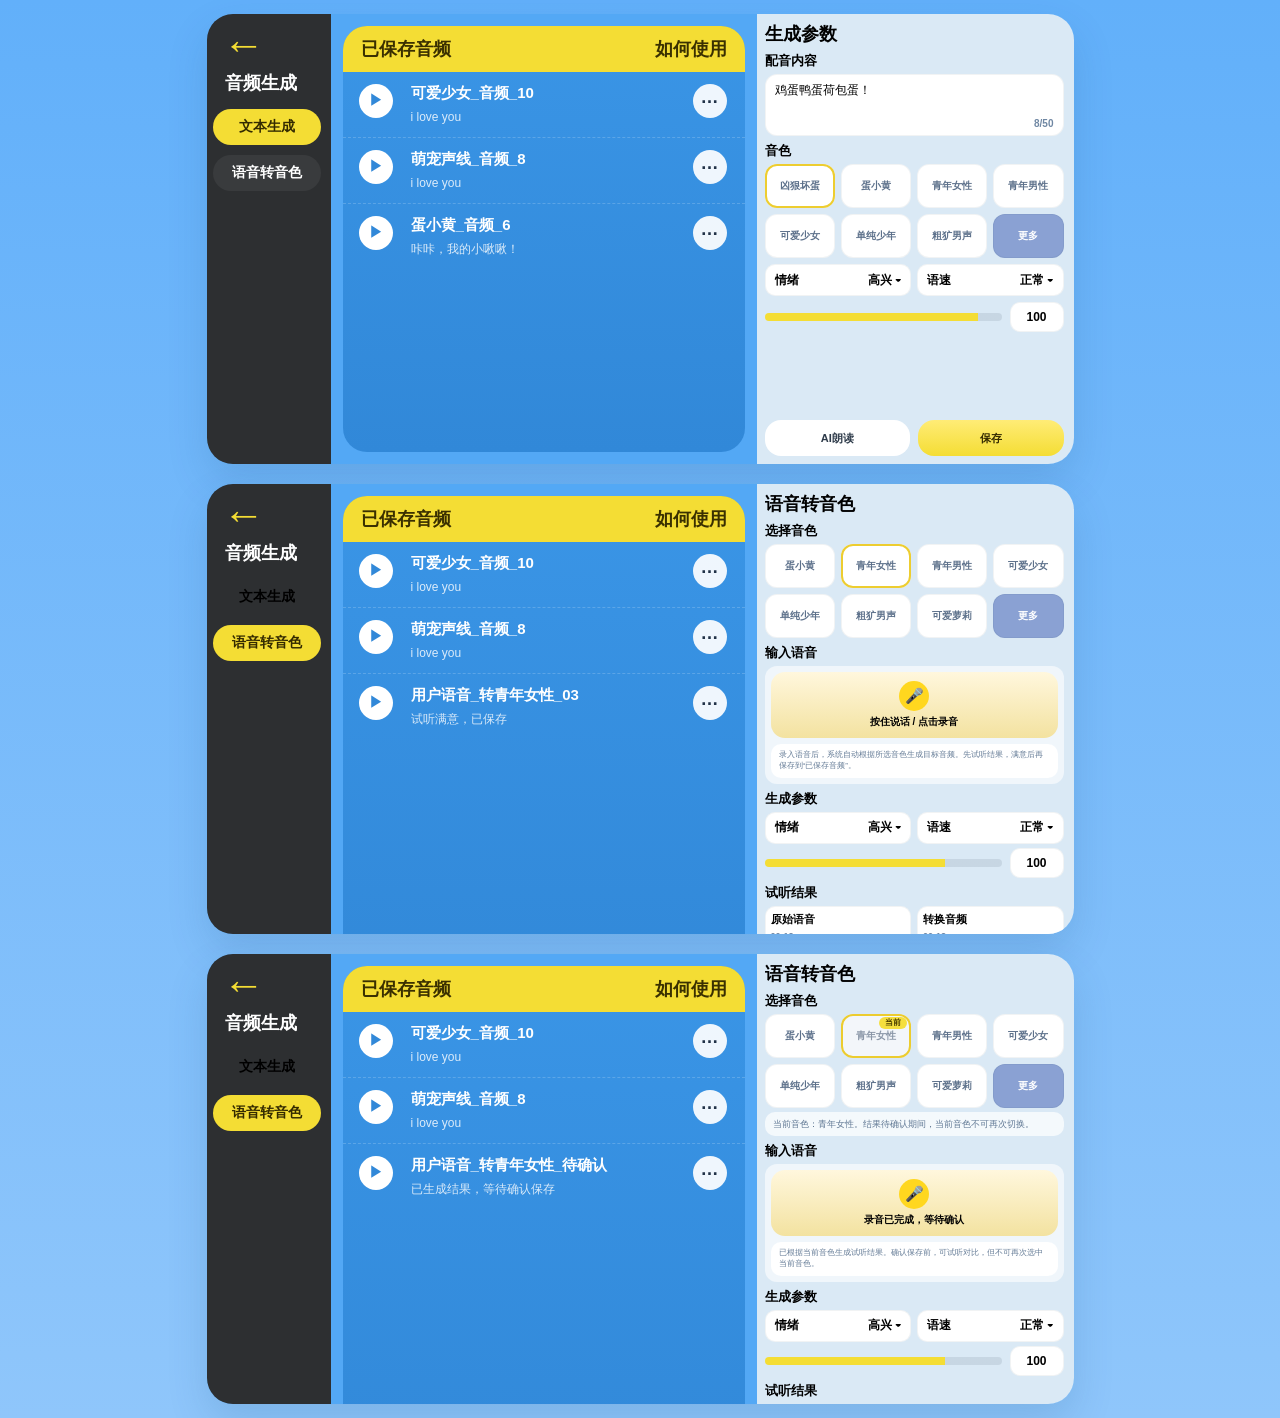
<file: index.html>
﻿<!DOCTYPE html>
<html lang="zh-CN">
  <head>
    <meta charset="UTF-8" />
    <meta name="viewport" content="width=device-width, initial-scale=1.0" />
    <title>AI音频生成页面修正版</title>
        <style>
      :root {
        --bg: #53a8f5;
        --sidebar: #2d2f31;
        --yellow: #f4dd34;
        --panel: #d9e6f1;
        --white: #fff;
        --blue: #3a95e6;
        --blue-dark: #3188d8;
        --tab-blue: #8aa1d3;
        --muted: #6f87a3;
        --shadow: 0 18px 40px rgba(22, 79, 129, 0.16);
      }

      * { box-sizing: border-box; }
      body {
        margin: 0;
        min-height: 100vh;
        font-family: "Microsoft YaHei", "PingFang SC", sans-serif;
        background: linear-gradient(180deg, #62b0fa, #8fc6fb);
      }
      .canvas {
        width: min(1800px, calc(100vw - 24px));
        margin: 14px auto;
        display: flex;
        gap: 20px;
        justify-content: center;
        flex-wrap: wrap;
      }
      .frame {
        width: 867px;
        border-radius: 26px;
        overflow: hidden;
        box-shadow: var(--shadow);
        background: rgba(255,255,255,0.1);
      }
      .screen {
        height: 450px;
        display: grid;
        grid-template-columns: 124px 426px 317px;
        background: var(--bg);
      }
      .sidebar {
        position: relative;
        background: var(--sidebar);
      }
      .arrow {
        padding: 10px 0 0 16px;
        font-size: 42px;
        font-weight: 900;
        color: var(--yellow);
        line-height: 1;
      }
      .title {
        padding: 8px 0 0 18px;
        color: white;
        font-size: 18px;
        font-weight: 900;
        line-height: 1.05;
      }
      .nav-tab {
        width: 108px;
        height: 36px;
        margin-top: 16px;
        margin-left: 6px;
        border-radius: 18px;
        display: flex;
        align-items: center;
        justify-content: center;
        font-size: 14px;
        font-weight: 900;
      }
      .nav-tab.active {
        background: var(--yellow);
        color: #342b00;
      }
      .nav-subtab {
        width: 108px;
        height: 36px;
        margin-top: 10px;
        margin-left: 6px;
        border-radius: 18px;
        background: rgba(255,255,255,0.06);
        color: white;
        font-size: 14px;
        font-weight: 900;
        display: flex;
        align-items: center;
        justify-content: center;
        text-align: center;
        padding: 0 8px;
      }
      .nav-subtab.active {
        background: var(--yellow);
        color: #342b00;
      }
      .saved-col {
        padding: 12px;
      }
      .saved-box {
        height: 100%;
        overflow: hidden;
        border-radius: 24px;
        background: linear-gradient(180deg, var(--blue), var(--blue-dark));
      }
      .saved-head {
        height: 46px;
        padding: 0 18px;
        display: flex;
        align-items: center;
        justify-content: space-between;
        background: var(--yellow);
        color: #3a3000;
        font-size: 18px;
        font-weight: 900;
      }
      .audio-item {
        display: grid;
        grid-template-columns: 40px 1fr 36px;
        gap: 12px;
        padding: 12px 16px;
        color: white;
        border-bottom: 1px dashed rgba(255,255,255,0.18);
      }
      .audio-item:last-child { border-bottom: 0; }
      .play {
        width: 34px;
        height: 34px;
        border-radius: 50%;
        background: white;
        color: var(--blue-dark);
        display: grid;
        place-items: center;
        font-size: 14px;
        font-weight: 900;
      }
      .audio-item strong {
        display: block;
        margin-bottom: 4px;
        font-size: 15px;
      }
      .audio-item span {
        font-size: 12px;
        color: rgba(255,255,255,0.82);
      }
      .dots {
        width: 34px;
        height: 34px;
        border-radius: 50%;
        background: rgba(255,255,255,0.92);
        color: #213247;
        display: grid;
        place-items: center;
        font-size: 0;
        position: relative;
      }
      .dots::before {
        content: "…";
        font-size: 18px;
        font-weight: 900;
        line-height: 1;
      }
      .param-col {
        padding: 8px 10px 8px 8px;
        background: rgba(230,239,246,0.92);
        display: flex;
        flex-direction: column;
      }
      .param-title {
        margin: 0 0 6px;
        font-size: 18px;
        font-weight: 900;
      }
      .section { margin-bottom: 6px; }
      .label {
        margin-bottom: 4px;
        font-size: 13px;
        font-weight: 900;
      }
      .textbox,
      .voice-chip,
      .select,
      .valuebox,
      .preview-card {
        background: var(--white);
        box-shadow: inset 0 0 0 1px rgba(31,48,68,0.06);
      }
      .textbox {
        min-height: 62px;
        padding: 8px 10px;
        border-radius: 12px;
        position: relative;
        font-size: 12px;
      }
      .counter {
        position: absolute;
        right: 10px;
        bottom: 7px;
        font-size: 10px;
        color: var(--muted);
        font-weight: 700;
      }
      .voice-grid {
        display: grid;
        grid-template-columns: repeat(4, 1fr);
        gap: 6px;
      }
      .voice-chip {
        height: 44px;
        border-radius: 12px;
        display: flex;
        align-items: center;
        justify-content: center;
        text-align: center;
        padding: 0 5px;
        color: #5d718b;
        font-size: 10px;
        font-weight: 900;
      }
      .voice-chip.active {
        box-shadow: inset 0 0 0 2px rgba(236, 200, 26, 0.9);
      }
      .voice-chip.current {
        position: relative;
        color: #8b97a8;
        background: #f3f6fa;
        box-shadow: inset 0 0 0 2px rgba(236, 200, 26, 0.9);
        cursor: not-allowed;
      }
      .voice-chip.current::after {
        content: "当前";
        position: absolute;
        top: 3px;
        right: 4px;
        min-width: 20px;
        height: 12px;
        padding: 0 4px;
        border-radius: 999px;
        background: rgba(244, 221, 52, 0.95);
        color: #4b3f00;
        font-size: 8px;
        line-height: 12px;
        text-align: center;
      }
      .voice-chip.more {
        background: var(--tab-blue);
        color: white;
      }
      .state-note {
        margin-top: 4px;
        padding: 6px 8px;
        border-radius: 10px;
        background: rgba(255,255,255,0.72);
        color: #607894;
        font-size: 9px;
        line-height: 1.35;
      }
      .row {
        display: grid;
        grid-template-columns: 1fr 1fr;
        gap: 6px;
        margin-bottom: 6px;
      }
      .row.compact {
        margin-bottom: 4px;
      }
      .select {
        height: 32px;
        padding: 0 10px;
        border-radius: 10px;
        display: flex;
        align-items: center;
        justify-content: space-between;
        font-size: 12px;
        font-weight: 900;
      }
      .range-row {
        display: grid;
        grid-template-columns: 1fr 54px;
        gap: 8px;
        align-items: center;
      }
      .bar {
        height: 8px;
        border-radius: 999px;
        background: linear-gradient(90deg, var(--yellow) 0 90%, rgba(31,48,68,0.1) 90% 100%);
      }
      .bar.mid {
        background: linear-gradient(90deg, var(--yellow) 0 76%, rgba(31,48,68,0.1) 76% 100%);
      }
      .valuebox {
        height: 30px;
        border-radius: 10px;
        display: grid;
        place-items: center;
        font-size: 12px;
        font-weight: 900;
      }
      .mic-box {
        padding: 6px;
        border-radius: 12px;
        background: rgba(255,255,255,0.6);
      }
      .mic-cta {
        height: 66px;
        border-radius: 14px;
        background: linear-gradient(180deg, #fff7dd, #f3e2a0);
        display: flex;
        flex-direction: column;
        align-items: center;
        justify-content: center;
        gap: 4px;
        font-size: 10px;
        font-weight: 900;
      }
      .mic {
        width: 30px;
        height: 30px;
        border-radius: 50%;
        background: #ffd71f;
        display: grid;
        place-items: center;
        font-size: 15px;
      }
      .flow {
        margin-top: 6px;
        border-radius: 10px;
        background: white;
        padding: 6px 8px;
        color: #647b96;
        font-size: 8px;
        line-height: 1.35;
      }
      .preview {
        display: grid;
        grid-template-columns: 1fr 1fr;
        gap: 6px;
      }
      .preview-card {
        padding: 6px;
        border-radius: 10px;
      }
      .preview-card strong {
        display: block;
        margin-bottom: 4px;
        font-size: 11px;
      }
      .time {
        font-size: 9px;
        color: var(--muted);
        font-weight: 700;
      }
      .wave {
        margin-top: 6px;
        height: 7px;
        border-radius: 999px;
        background: linear-gradient(90deg, var(--yellow) 0 72%, rgba(31,48,68,0.1) 72% 100%);
      }
      .btn-row {
        display: grid;
        grid-template-columns: 1fr 1fr;
        gap: 8px;
        margin-top: auto;
        padding-top: 8px;
      }
      .btn {
        height: 36px;
        border-radius: 16px;
        display: grid;
        place-items: center;
        font-size: 11px;
        font-weight: 900;
      }
      .btn.white { background: white; color: #2d3a49; }
      .btn.yellow { background: linear-gradient(180deg, #ffec76, var(--yellow)); color: #342a00; }
    </style>
  </head>
  <body>
    <main class="canvas">
      <section class="frame">
        <div class="screen">
          <aside class="sidebar">
            <div class="arrow">←</div>
            <div class="title">音频生成</div>
            <div class="nav-tab active">文本生成</div>
            <div class="nav-subtab">语音转音色</div>
          </aside>

          <section class="saved-col">
            <div class="saved-box">
              <div class="saved-head">
                <span>已保存音频</span>
                <span>如何使用</span>
              </div>
              <div class="audio-item">
                <div class="play">▶</div>
                <div>
                  <strong>可爱少女_音频_10</strong>
                  <span>i love you</span>
                </div>
                <div class="dots">···</div>
              </div>
              <div class="audio-item">
                <div class="play">▶</div>
                <div>
                  <strong>萌宠声线_音频_8</strong>
                  <span>i love you</span>
                </div>
                <div class="dots">···</div>
              </div>
              <div class="audio-item">
                <div class="play">▶</div>
                <div>
                  <strong>蛋小黄_音频_6</strong>
                  <span>咔咔，我的小啾啾！</span>
                </div>
                <div class="dots">···</div>
              </div>
            </div>
          </section>

          <section class="param-col">
            <div class="param-title">生成参数</div>
            <div class="section">
              <div class="label">配音内容</div>
              <div class="textbox">鸡蛋鸭蛋荷包蛋！<span class="counter">8/50</span></div>
            </div>
            <div class="section">
              <div class="label">音色</div>
              <div class="voice-grid">
                <div class="voice-chip active">凶狠坏蛋</div>
                <div class="voice-chip">蛋小黄</div>
                <div class="voice-chip">青年女性</div>
                <div class="voice-chip">青年男性</div>
                <div class="voice-chip">可爱少女</div>
                <div class="voice-chip">单纯少年</div>
                <div class="voice-chip">粗犷男声</div>
                <div class="voice-chip more">更多</div>
              </div>
            </div>
            <div class="section">
              <div class="row">
                <div class="select"><span>情绪</span><span>高兴 ▾</span></div>
                <div class="select"><span>语速</span><span>正常 ▾</span></div>
              </div>
              <div class="range-row">
                <div class="bar"></div>
                <div class="valuebox">100</div>
              </div>
            </div>
            <div class="btn-row">
              <div class="btn white">AI朗读</div>
              <div class="btn yellow">保存</div>
            </div>
          </section>
        </div>
      </section>

      <section class="frame">
        <div class="screen">
          <aside class="sidebar">
            <div class="arrow">←</div>
            <div class="title">音频生成</div>
            <div class="nav-tab">文本生成</div>
            <div class="nav-subtab active">语音转音色</div>
          </aside>

          <section class="saved-col">
            <div class="saved-box">
              <div class="saved-head">
                <span>已保存音频</span>
                <span>如何使用</span>
              </div>
              <div class="audio-item">
                <div class="play">▶</div>
                <div>
                  <strong>可爱少女_音频_10</strong>
                  <span>i love you</span>
                </div>
                <div class="dots">···</div>
              </div>
              <div class="audio-item">
                <div class="play">▶</div>
                <div>
                  <strong>萌宠声线_音频_8</strong>
                  <span>i love you</span>
                </div>
                <div class="dots">···</div>
              </div>
              <div class="audio-item">
                <div class="play">▶</div>
                <div>
                  <strong>用户语音_转青年女性_03</strong>
                  <span>试听满意，已保存</span>
                </div>
                <div class="dots">···</div>
              </div>
            </div>
          </section>

          <section class="param-col">
            <div class="param-title">语音转音色</div>
            <div class="section">
              <div class="label">选择音色</div>
              <div class="voice-grid">
                <div class="voice-chip">蛋小黄</div>
                <div class="voice-chip active">青年女性</div>
                <div class="voice-chip">青年男性</div>
                <div class="voice-chip">可爱少女</div>
                <div class="voice-chip">单纯少年</div>
                <div class="voice-chip">粗犷男声</div>
                <div class="voice-chip">可爱萝莉</div>
                <div class="voice-chip more">更多</div>
              </div>
            </div>
            <div class="section">
              <div class="label">输入语音</div>
              <div class="mic-box">
                <div class="mic-cta">
                  <div class="mic">🎤</div>
                  <div>按住说话 / 点击录音</div>
                </div>
                <div class="flow">录入语音后，系统自动根据所选音色生成目标音频。先试听结果，满意后再保存到“已保存音频”。</div>
              </div>
            </div>
            <div class="section">
              <div class="label">生成参数</div>
              <div class="row compact">
                <div class="select"><span>情绪</span><span>高兴 ▾</span></div>
                <div class="select"><span>语速</span><span>正常 ▾</span></div>
              </div>
              <div class="range-row">
                <div class="bar mid"></div>
                <div class="valuebox">100</div>
              </div>
            </div>
            <div class="section">
              <div class="label">试听结果</div>
              <div class="preview">
                <div class="preview-card">
                  <strong>原始语音</strong>
                  <div class="time">00:12</div>
                  <div class="wave"></div>
                </div>
                <div class="preview-card">
                  <strong>转换音频</strong>
                  <div class="time">00:12</div>
                  <div class="wave"></div>
                </div>
              </div>
            </div>
            <div class="btn-row">
              <div class="btn white">试听</div>
              <div class="btn yellow">满意并保存</div>
            </div>
          </section>
        </div>
      </section>

      <section class="frame">
        <div class="screen">
          <aside class="sidebar">
            <div class="arrow">←</div>
            <div class="title">音频生成</div>
            <div class="nav-tab">文本生成</div>
            <div class="nav-subtab active">语音转音色</div>
          </aside>

          <section class="saved-col">
            <div class="saved-box">
              <div class="saved-head">
                <span>已保存音频</span>
                <span>如何使用</span>
              </div>
              <div class="audio-item">
                <div class="play">▶</div>
                <div>
                  <strong>可爱少女_音频_10</strong>
                  <span>i love you</span>
                </div>
                <div class="dots">···</div>
              </div>
              <div class="audio-item">
                <div class="play">▶</div>
                <div>
                  <strong>萌宠声线_音频_8</strong>
                  <span>i love you</span>
                </div>
                <div class="dots">···</div>
              </div>
              <div class="audio-item">
                <div class="play">▶</div>
                <div>
                  <strong>用户语音_转青年女性_待确认</strong>
                  <span>已生成结果，等待确认保存</span>
                </div>
                <div class="dots">···</div>
              </div>
            </div>
          </section>

          <section class="param-col">
            <div class="param-title">语音转音色</div>
            <div class="section">
              <div class="label">选择音色</div>
              <div class="voice-grid">
                <div class="voice-chip">蛋小黄</div>
                <div class="voice-chip current">青年女性</div>
                <div class="voice-chip">青年男性</div>
                <div class="voice-chip">可爱少女</div>
                <div class="voice-chip">单纯少年</div>
                <div class="voice-chip">粗犷男声</div>
                <div class="voice-chip">可爱萝莉</div>
                <div class="voice-chip more">更多</div>
              </div>
              <div class="state-note">当前音色：青年女性。结果待确认期间，当前音色不可再次切换。</div>
            </div>
            <div class="section">
              <div class="label">输入语音</div>
              <div class="mic-box">
                <div class="mic-cta">
                  <div class="mic">🎤</div>
                  <div>录音已完成，等待确认</div>
                </div>
                <div class="flow">已根据当前音色生成试听结果。确认保存前，可试听对比，但不可再次选中当前音色。</div>
              </div>
            </div>
            <div class="section">
              <div class="label">生成参数</div>
              <div class="row compact">
                <div class="select"><span>情绪</span><span>高兴 ▾</span></div>
                <div class="select"><span>语速</span><span>正常 ▾</span></div>
              </div>
              <div class="range-row">
                <div class="bar mid"></div>
                <div class="valuebox">100</div>
              </div>
            </div>
            <div class="section">
              <div class="label">试听结果</div>
              <div class="preview">
                <div class="preview-card">
                  <strong>原始语音</strong>
                  <div class="time">00:12</div>
                  <div class="wave"></div>
                </div>
                <div class="preview-card">
                  <strong>转换音频</strong>
                  <div class="time">00:12</div>
                  <div class="wave"></div>
                </div>
              </div>
            </div>
            <div class="btn-row">
              <div class="btn white">重新录入</div>
              <div class="btn yellow">确认保存</div>
            </div>
          </section>
        </div>
      </section>
    </main>
  </body>
</html>
</file>
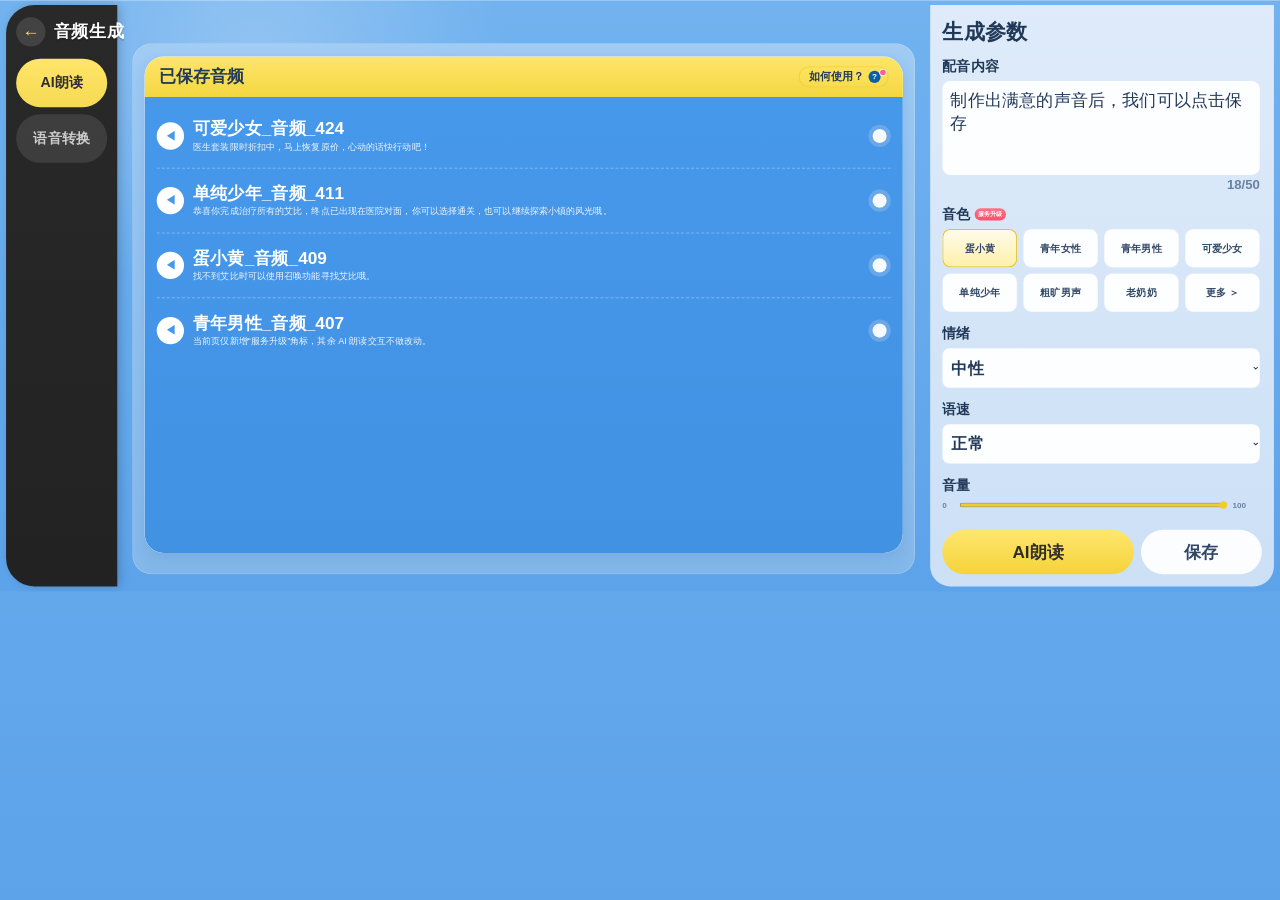
<file: ai-voice-upgrade-and-convert/prototype/index.html>
<!DOCTYPE html>
<html lang="zh-CN">
<head>
  <meta charset="UTF-8">
  <meta name="viewport" content="width=device-width, initial-scale=1.0">
  <title>音频生成原型</title>
    <link rel="stylesheet" href="./styles.css">
</head>
<body>
  <div class="viewport">
  <div class="canvas" id="canvasRoot">
    <div class="shell">
      <aside class="rail">
        <div class="rail-header">
          <button class="back" aria-label="返回">←</button>
          <div class="rail-title">音频生成</div>
        </div>
        <div class="rail-tabs">
          <button class="rail-tab active" data-tab="tts">AI朗读</button>
          <button class="rail-tab" data-tab="vc">语音转换</button>
        </div>
      </aside>

      <main class="main">
        <section class="main-panel">
          <div class="saved-list">
            <div class="saved-head">
              <span>已保存音频</span>
              <span class="saved-help">如何使用？</span>
            </div>
            <div class="saved-body" id="audioListView"></div>
          </div>
        </section>
      </main>

      <aside class="side">
        <h2 class="side-title" id="sideTitle">生成参数</h2>
        <div class="side-listview" id="sideListView">
          <div class="field" id="ttsTextField">
            <div class="label">配音内容</div>
            <textarea class="textarea">制作出满意的声音后，我们可以点击保存</textarea>
            <div class="counter">18/50</div>
          </div>

          <div class="field" id="voiceField">
            <div class="label">
              音色
              <span class="badge-upgrade" id="upgradeBadge">服务升级</span>
            </div>
            <div class="voice-grid">
              <button class="chip active" data-voice="蛋小黄">蛋小黄</button>
              <button class="chip" data-voice="青年女性">青年女性</button>
              <button class="chip" data-voice="青年男性">青年男性</button>
              <button class="chip" data-voice="可爱少女">可爱少女</button>
              <button class="chip" data-voice="单纯少年">单纯少年</button>
              <button class="chip" data-voice="粗旷男声">粗旷男声</button>
              <button class="chip" data-voice="老奶奶">老奶奶</button>
              <button class="chip">更多 ＞</button>
            </div>
          </div>

          <div class="field" id="ttsEmotionField">
            <div class="label">情绪</div>
            <select class="select">
              <option>中性</option>
              <option>开心</option>
              <option>严肃</option>
            </select>
          </div>

          <div class="field" id="ttsSpeedField">
            <div class="label">语速</div>
            <select class="select">
              <option>正常</option>
              <option>较慢</option>
              <option>较快</option>
            </select>
          </div>

          <div class="field" id="volumeField">
            <div class="label">音量</div>
            <div class="slider-row">
              <span>0</span>
              <input type="range" min="0" max="100" value="100" id="volumeSlider">
              <span id="volumeValue">100</span>
            </div>
          </div>
          <div class="vc-result-strip" id="vcResultStrip" hidden>
            <div class="vc-result-head">
              <div class="result-title">语音转换</div>
              <div class="result-subtitle">试听结果</div>
            </div>
            <div class="preview-grid">
              <div class="preview-card">
                <div class="preview-head">
                  <div class="preview-name">原始语音</div>
                  <button class="preview-play" id="previewOriginalBtn">▶</button>
                </div>
                <div class="preview-time">00:12</div>
                <div class="preview-bar"><div class="preview-fill" style="width:72%;"></div></div>
              </div>
              <div class="preview-card">
                <div class="preview-head">
                  <div class="preview-name">转换音频</div>
                  <button class="preview-play" id="previewConvertedBtn">▶</button>
                </div>
                <div class="preview-time">00:12</div>
                <div class="preview-bar"><div class="preview-fill" style="width:74%;"></div></div>
              </div>
            </div>
          </div>
          <div class="vc-result-actions" id="vcResultActions" hidden>
            <button class="regenerate-btn" id="regenTopBtn">修改音色并重新生成</button>
            <div class="result-bottom-actions">
              <button class="strip-action-btn warn" id="discardBtn">重新录入</button>
              <button class="strip-action-btn primary" id="saveReviewBtn">满意并保存</button>
            </div>
          </div>
        </div>

        <div class="action-helper" id="actionHelper" hidden>
          <span class="helper-icon helper-recording" aria-hidden="true">
            <span></span><span></span><span></span>
          </span>
          <span class="helper-icon helper-cancel" aria-hidden="true">
            <span class="helper-arrow">↑</span>
            <span class="helper-close">×</span>
          </span>
          <span class="helper-text" id="actionHelperText">上滑可取消</span>
        </div>
        <div class="actions">
          <button class="action primary" id="primaryAction">
            <span class="button-icon button-icon-recording" aria-hidden="true">
              <span></span><span></span><span></span>
            </span>
            <span class="button-icon button-icon-cancel" aria-hidden="true">
              <span class="button-arrow">↑</span>
              <span class="button-close">×</span>
            </span>
            <span class="button-label" id="primaryActionLabel">AI朗读</span>
          </button>
          <button class="action secondary" id="secondaryAction">保存</button>
          <div class="more-menu" id="moreMenu" hidden>
            <button class="menu-item" id="uploadAudioAction">上传音频</button>
          </div>
        </div>
        <div class="vc-recording-strip" id="vcRecordingStrip" hidden></div>
        <input type="file" id="audioFileInput" accept="audio/*" hidden>
      </aside>
    </div>
    <div class="processing-overlay" id="processingOverlay" hidden>
      <div class="processing-card">
        <div class="spinner"></div>
        <div class="processing-title">正在生成语音</div>
        <div class="processing-desc" id="processingDesc">请稍候，处理中暂不可操作</div>
      </div>
    </div>
  </div>
  </div>

    <script src="./app.js"></script>
</body>
</html>
</file>
<file: ai-voice-upgrade-and-convert/prototype/styles.css>
:root {
      --blue-bg: #5da3ea;
      --blue-bg-2: #71b2ef;
      --main-panel: #8ec0f2;
      --right-panel: #d7e7f8;
      --black-rail: #262626;
      --rail-shadow: rgba(0, 0, 0, 0.18);
      --yellow: #f6da53;
      --yellow-strong: #f0cd2e;
      --white-card: #edf5ff;
      --white-soft: #f9fbff;
      --blue-text: #213958;
      --blue-muted: #6982a3;
      --accent: #2f80dd;
      --radius-xl: 28px;
      --radius-lg: 22px;
      --radius-md: 18px;
      --radius-sm: 14px;
    }

    * {
      box-sizing: border-box;
    }

    [hidden] {
      display: none !important;
    }

    body {
      margin: 0;
      font-family: "Microsoft YaHei", "PingFang SC", sans-serif;
      background: linear-gradient(180deg, var(--blue-bg-2), var(--blue-bg));
      color: var(--blue-text);
      overflow: hidden;
    }

    .viewport {
      width: 100vw;
      height: 100vh;
      display: grid;
      place-items: center;
      overflow: hidden;
    }

    .canvas {
      width: 2532px;
      height: 1170px;
      position: relative;
      overflow: hidden;
      background:
        radial-gradient(circle at 20% 10%, rgba(255, 255, 255, 0.24), transparent 22%),
        linear-gradient(180deg, var(--blue-bg-2), var(--blue-bg));
      box-shadow: inset 0 2px 0 rgba(255, 255, 255, 0.28);
      transform-origin: top left;
    }

    .shell {
      position: absolute;
      inset: 10px 12px 10px 12px;
      display: grid;
      grid-template-columns: 220px 1fr 680px;
      gap: 0;
    }

    .rail {
      background: linear-gradient(180deg, #292929, #222222);
      border-radius: 56px 0 0 56px;
      box-shadow: 6px 0 18px var(--rail-shadow);
      padding: 24px 20px 24px 20px;
      position: relative;
      z-index: 3;
    }

    .rail-header {
      display: flex;
      align-items: center;
      gap: 16px;
      margin-bottom: 22px;
    }

    .rail-title {
      font-size: 34px;
      font-weight: 900;
      color: #fff;
      letter-spacing: 1px;
      text-shadow: 0 3px 0 rgba(0, 0, 0, 0.15);
      line-height: 1.05;
      white-space: nowrap;
    }

    .back {
      width: 58px;
      height: 58px;
      border-radius: 50%;
      border: none;
      background: rgba(255, 255, 255, 0.12);
      color: #ffe362;
      font-size: 34px;
      font-weight: 900;
      cursor: pointer;
      flex: 0 0 auto;
    }

    .rail-tabs {
      margin-top: 24px;
      width: 100%;
      display: flex;
      flex-direction: column;
      gap: 14px;
    }

    .rail-tab {
      min-height: 96px;
      border: none;
      border-radius: 999px;
      background: rgba(255, 255, 255, 0.10);
      color: rgba(255, 255, 255, 0.74);
      font-size: 28px;
      font-weight: 900;
      line-height: 1.15;
      cursor: pointer;
      width: 100%;
    }

    .rail-tab.active {
      background: linear-gradient(180deg, #ffe56a, var(--yellow));
      color: #2b2d31;
    }

    .main {
      position: relative;
      padding: 76px 30px 24px;
    }

    .main-panel {
      width: 100%;
      height: 100%;
      border-radius: 38px;
      background: linear-gradient(180deg, rgba(158, 202, 244, 0.92), rgba(131, 183, 234, 0.98));
      box-shadow:
        inset 0 0 0 1px rgba(255, 255, 255, 0.28),
        inset 0 20px 40px rgba(255, 255, 255, 0.08);
      padding: 26px 24px;
      display: flex;
      flex-direction: column;
      gap: 18px;
    }

    .main-head {
      display: flex;
      align-items: center;
      justify-content: space-between;
      gap: 16px;
    }

    .main-title {
      font-size: 24px;
      font-weight: 900;
      color: #173557;
    }

    .main-hint {
      min-height: 42px;
      padding: 0 18px;
      border-radius: 999px;
      display: inline-flex;
      align-items: center;
      background: rgba(239, 247, 255, 0.94);
      color: var(--blue-muted);
      font-size: 14px;
      font-weight: 700;
      white-space: nowrap;
    }

    .record-card,
    .upload-card,
    .result-card,
    .saved-list {
      border-radius: 22px;
      background: linear-gradient(180deg, rgba(247, 251, 255, 0.98), rgba(236, 244, 253, 0.96));
      box-shadow: 0 10px 24px rgba(58, 103, 162, 0.12);
    }

    .record-card,
    .upload-card {
      padding: 16px;
    }

    .card-title {
      font-size: 18px;
      font-weight: 900;
      margin-bottom: 10px;
    }

    .card-desc {
      color: var(--blue-muted);
      font-size: 14px;
      line-height: 1.55;
      margin-bottom: 14px;
    }

    .wave {
      height: 72px;
      border-radius: 18px;
      background:
        linear-gradient(90deg,
        rgba(132, 176, 233, 0.45) 0%,
        rgba(224, 235, 249, 0.96) 12%,
        rgba(127, 171, 229, 0.65) 25%,
        rgba(224, 235, 249, 0.96) 38%,
        rgba(127, 171, 229, 0.7) 52%,
        rgba(224, 235, 249, 0.96) 68%,
        rgba(127, 171, 229, 0.58) 84%,
        rgba(224, 235, 249, 0.96) 100%);
      box-shadow: inset 0 0 0 1px rgba(255,255,255,0.5);
    }

    .card-actions {
      margin-top: 12px;
      display: flex;
      gap: 12px;
    }

    .mini-btn {
      min-width: 92px;
      height: 46px;
      border: none;
      border-radius: 14px;
      font-size: 15px;
      font-weight: 800;
      cursor: pointer;
    }

    .mini-btn.primary {
      background: linear-gradient(180deg, #3f91ee, #2a79d5);
      color: #fff;
    }

    .mini-btn.secondary {
      background: #dce8f7;
      color: #2d6fc4;
    }

    .upload-drop {
      min-height: 182px;
      border-radius: 18px;
      border: 2px dashed rgba(255,255,255,0.7);
      background: rgba(245, 249, 255, 0.84);
      color: rgba(105, 130, 163, 0.55);
      display: flex;
      align-items: center;
      justify-content: center;
      text-align: center;
      font-size: 16px;
      font-weight: 800;
      line-height: 1.55;
    }

    .result-card {
      min-height: 88px;
      padding: 0 18px;
      display: grid;
      grid-template-columns: 50px 1fr auto;
      align-items: center;
      gap: 16px;
      margin-bottom: 12px;
    }

    .play {
      width: 44px;
      height: 44px;
      border-radius: 50%;
      border: none;
      background: linear-gradient(180deg, #4392ef, #2d7ddb);
      color: #fff;
      font-size: 18px;
      cursor: pointer;
    }

    .play.disabled {
      background: linear-gradient(180deg, #b8c8dc, #9db2ca);
      color: #eff4fb;
      cursor: not-allowed;
    }

    .result-name {
      font-size: 20px;
      font-weight: 900;
      margin-bottom: 4px;
    }

    .result-desc {
      color: var(--blue-muted);
      font-size: 14px;
      line-height: 1.45;
    }

    .reviewing-status {
      color: #ffe48d;
      font-weight: 800;
    }

    .dots {
      color: #7590b2;
      font-size: 28px;
      font-weight: 900;
      padding-bottom: 8px;
    }

    .main-filler {
      flex: 1;
      border-radius: 22px;
      background: transparent;
    }

    .saved-list {
      overflow: hidden;
      padding: 0;
      border-radius: 38px;
    }

    .saved-head {
      height: 80px;
      background: linear-gradient(180deg, #ffe56a, #f3d741);
      display: flex;
      align-items: center;
      justify-content: space-between;
      padding: 0 28px 0 28px;
      font-size: 34px;
      font-weight: 900;
      border-radius: 38px 38px 0 0;
    }

    .saved-help {
      min-width: 178px;
      height: 42px;
      border-radius: 999px;
      background: rgba(255, 224, 90, 0.2);
      display: inline-flex;
      align-items: center;
      justify-content: center;
      gap: 8px;
      font-size: 22px;
      font-weight: 800;
      position: relative;
      box-shadow: inset 0 0 0 2px rgba(228, 194, 31, 0.45);
      padding-right: 28px;
    }

    .saved-help::before {
      content: "?";
      width: 24px;
      height: 24px;
      border-radius: 50%;
      position: absolute;
      right: 16px;
      top: 50%;
      transform: translateY(-50%);
      display: grid;
      place-items: center;
      background: #0f5ea5;
      color: #f8fffc;
      font-size: 16px;
      font-weight: 900;
    }

    .saved-help::after {
      content: "";
      width: 11px;
      height: 11px;
      border-radius: 50%;
      position: absolute;
      right: 6px;
      top: 7px;
      background: #ff5b9a;
      box-shadow: 0 0 0 2px rgba(255, 255, 255, 0.75);
    }

    .saved-body {
      background: linear-gradient(180deg, #4698ea, #4292e4);
      padding: 14px 24px 0;
      min-height: 902px;
      border-radius: 0 0 38px 38px;
    }

    .saved-item {
      min-height: 128px;
      display: grid;
      grid-template-columns: 54px 1fr 36px;
      gap: 18px;
      align-items: center;
      border-bottom: 2px dashed rgba(219, 238, 255, 0.35);
      color: #fff;
      padding: 12px 0;
    }

    .saved-item:last-child {
      border-bottom: none;
    }

    .saved-play {
      width: 54px;
      height: 54px;
      border-radius: 50%;
      background: #fff;
      color: #4698ea;
      display: flex;
      align-items: center;
      justify-content: center;
      font-size: 22px;
      font-weight: 900;
    }

    .saved-play.disabled {
      background: #c8d7ea;
      color: #f7fbff;
    }

    .saved-name {
      font-size: 34px;
      font-weight: 900;
      margin-bottom: 4px;
      line-height: 1.15;
    }

    .saved-desc {
      color: rgba(255,255,255,0.92);
      font-size: 18px;
      line-height: 1.35;
      max-width: 92%;
    }

    .saved-desc:empty {
      display: none;
    }

    .saved-dot {
      width: 28px;
      height: 28px;
      border-radius: 50%;
      background: rgba(255,255,255,0.95);
      box-shadow: 0 0 0 8px rgba(124, 176, 233, 0.7);
    }

    .side {
      background: linear-gradient(180deg, rgba(225, 236, 250, 0.98), rgba(206, 225, 246, 0.98));
      border-radius: 0 0 40px 40px;
      padding: 26px 24px 24px;
      display: flex;
      flex-direction: column;
      gap: 20px;
      min-height: 0;
    }

    .side-title {
      font-size: 42px;
      font-weight: 900;
      margin: 0;
    }

    .side-listview {
      flex: 1;
      min-height: 0;
      overflow-y: auto;
      overflow-x: hidden;
      padding-right: 4px;
      display: flex;
      flex-direction: column;
      gap: 24px;
    }

    .side-listview.result-mode {
      gap: 22px;
      flex: 1 1 auto;
    }

    .side-listview.result-mode #vcResultStrip {
      order: 1;
    }

    .side-listview.result-mode #voiceField {
      order: 2;
    }

    .side-listview.result-mode #volumeField {
      order: 3;
    }

    .side-listview.result-mode #vcResultActions {
      order: 4;
    }

    .field {
      display: flex;
      flex-direction: column;
      gap: 10px;
    }

    .label {
      font-size: 28px;
      font-weight: 900;
      display: flex;
      align-items: center;
      gap: 8px;
    }

    .textarea {
      width: 100%;
      min-height: 186px;
      border: none;
      border-radius: 16px;
      padding: 16px;
      font: inherit;
      font-size: 34px;
      color: var(--blue-text);
      background: rgba(255,255,255,0.95);
      resize: none;
    }

    .counter {
      text-align: right;
      color: var(--blue-muted);
      font-size: 26px;
      font-weight: 700;
      margin-top: -6px;
    }

    .voice-grid {
      display: grid;
      grid-template-columns: repeat(4, minmax(0, 1fr));
      gap: 12px;
    }

    .chip {
      min-height: 76px;
      border: none;
      border-radius: 16px;
      background: rgba(255,255,255,0.96);
      color: #304766;
      font-size: 20px;
      font-weight: 800;
      cursor: pointer;
      box-shadow: inset 0 0 0 1px rgba(54, 92, 138, 0.08);
      line-height: 1.15;
      padding: 0 6px;
    }

    .chip.active {
      background: linear-gradient(180deg, #fffbed, #fff0a8);
      box-shadow: inset 0 0 0 2px #e6c22b;
    }

    .badge-upgrade {
      display: inline-flex;
      align-items: center;
      justify-content: center;
      min-width: 62px;
      height: 24px;
      border-radius: 999px;
      background: linear-gradient(180deg, #ff7386, #ff4f6d);
      color: #fff;
      font-size: 12px;
      font-weight: 800;
    }

    .select {
      width: 100%;
      height: 78px;
      border: none;
      border-radius: 14px;
      background: rgba(255,255,255,0.96);
      padding: 0 14px;
      font: inherit;
      font-size: 32px;
      font-weight: 700;
      color: var(--blue-text);
    }

    .slider-row {
      display: grid;
      grid-template-columns: 20px 1fr 54px;
      gap: 12px;
      align-items: center;
      color: var(--blue-muted);
      font-size: 16px;
      font-weight: 700;
    }

    input[type="range"] {
      width: 100%;
      accent-color: var(--yellow-strong);
    }

    .actions {
      margin-top: auto;
      display: grid;
      grid-template-columns: 1.35fr 0.85fr;
      gap: 14px;
      flex: 0 0 auto;
      position: relative;
    }

    .action-helper {
      margin-top: auto;
      display: inline-flex;
      align-items: center;
      justify-content: center;
      gap: 10px;
      text-align: center;
      color: #6d7f9c;
      font-size: 18px;
      font-weight: 700;
      line-height: 1.2;
    }

    .action-helper.recording-hint {
      color: #5f7fb2;
    }

    .action-helper.cancel-hint {
      color: #d85a5a;
    }

    .helper-icon {
      display: none;
      align-items: flex-end;
      justify-content: center;
      min-width: 28px;
      height: 20px;
    }

    .action-helper.recording-hint .helper-recording {
      display: inline-flex;
    }

    .action-helper.cancel-hint .helper-cancel {
      display: inline-flex;
    }

    .helper-recording {
      gap: 4px;
    }

    .helper-recording span {
      width: 4px;
      border-radius: 999px;
      background: #5f7fb2;
      transform-origin: bottom center;
      animation: recordingBars 1s ease-in-out infinite;
    }

    .helper-recording span:nth-child(1) {
      height: 8px;
      animation-delay: 0s;
    }

    .helper-recording span:nth-child(2) {
      height: 16px;
      animation-delay: 0.15s;
    }

    .helper-recording span:nth-child(3) {
      height: 11px;
      animation-delay: 0.3s;
    }

    .helper-cancel {
      position: relative;
      min-width: 30px;
      height: 22px;
      color: #d85a5a;
    }

    .helper-arrow,
    .helper-close {
      position: absolute;
      left: 50%;
      transform: translateX(-50%);
      font-weight: 900;
      line-height: 1;
    }

    .helper-arrow {
      top: 0;
      font-size: 18px;
      animation: cancelArrowRise 0.95s ease-in-out infinite;
    }

    .helper-close {
      bottom: -1px;
      font-size: 16px;
      animation: cancelCloseFlash 0.95s ease-in-out infinite;
    }

    .actions.recording-mode {
      margin-top: 10px;
      grid-template-columns: 1fr;
    }

    .actions.recording-mode .action.secondary {
      display: none;
    }

    .action {
      height: 88px;
      border: none;
      border-radius: 999px;
      font-size: 34px;
      font-weight: 900;
      cursor: pointer;
      display: inline-flex;
      align-items: center;
      justify-content: center;
      gap: 12px;
      position: relative;
    }

    .button-label {
      position: relative;
      z-index: 1;
    }

    .button-icon {
      display: none;
      align-items: flex-end;
      justify-content: center;
      min-width: 24px;
      height: 22px;
      position: relative;
      z-index: 1;
    }

    .action.primary.recording-ready .button-icon-recording,
    .action.primary.recording-cancel .button-icon-cancel {
      display: inline-flex;
    }

    .button-icon-recording {
      gap: 4px;
    }

    .button-icon-recording span {
      width: 4px;
      border-radius: 999px;
      background: rgba(255,255,255,0.92);
      transform-origin: bottom center;
      animation: buttonRecordingBars 1s ease-in-out infinite;
    }

    .button-icon-recording span:nth-child(1) {
      height: 8px;
      animation-delay: 0s;
    }

    .button-icon-recording span:nth-child(2) {
      height: 16px;
      animation-delay: 0.15s;
    }

    .button-icon-recording span:nth-child(3) {
      height: 11px;
      animation-delay: 0.3s;
    }

    .button-icon-cancel {
      min-width: 26px;
      height: 22px;
      color: rgba(255,255,255,0.96);
    }

    .button-arrow,
    .button-close {
      position: absolute;
      left: 50%;
      transform: translateX(-50%);
      line-height: 1;
      font-weight: 900;
    }

    .button-arrow {
      top: -1px;
      font-size: 17px;
      animation: buttonCancelArrow 0.95s ease-in-out infinite;
    }

    .button-close {
      bottom: -1px;
      font-size: 15px;
      animation: buttonCancelClose 0.95s ease-in-out infinite;
    }

    .action.primary {
      background: linear-gradient(180deg, #ffe66f, #f4d339);
      color: #2f2d25;
    }

    .action.primary.recording-ready {
      background: linear-gradient(180deg, #62adff, #3a83ea);
      color: #ffffff;
      box-shadow: 0 12px 24px rgba(58, 131, 234, 0.28);
    }

    .action.primary.recording-cancel {
      background: linear-gradient(180deg, #ff8b8b, #e45f5f);
      color: #fff;
      box-shadow: 0 12px 24px rgba(228, 95, 95, 0.26);
    }

    .action.secondary {
      background: rgba(255,255,255,0.94);
      color: #2f4666;
    }

    .action.secondary.menu {
      font-size: 56px;
      line-height: 1;
      letter-spacing: 4px;
      font-weight: 800;
    }

    .more-menu {
      position: absolute;
      right: 0;
      bottom: 108px;
      min-width: 190px;
      padding: 8px;
      border-radius: 14px;
      background: rgba(22, 38, 62, 0.95);
      box-shadow: 0 8px 22px rgba(11, 23, 41, 0.42);
      z-index: 6;
    }

    .menu-item {
      width: 100%;
      height: 54px;
      border: none;
      border-radius: 10px;
      background: rgba(255, 255, 255, 0.96);
      color: #173557;
      font-size: 26px;
      font-weight: 800;
      cursor: pointer;
    }

    .vc-result-strip {
      margin-top: 0;
      min-height: 0;
      border-radius: 0;
      background: transparent;
      border: none;
      padding: 0;
      display: flex;
      flex-direction: column;
      gap: 14px;
    }

    .vc-result-head {
      display: flex;
      flex-direction: column;
      gap: 8px;
      margin-bottom: 2px;
    }

    .result-title {
      font-size: 44px;
      font-weight: 900;
      color: #173557;
      line-height: 1;
    }

    .result-subtitle {
      font-size: 24px;
      font-weight: 900;
      color: #173557;
      margin-top: 2px;
    }

    .preview-grid {
      display: grid;
      grid-template-columns: 1fr 1fr;
      gap: 14px;
    }

    .preview-card {
      border-radius: 16px;
      background: rgba(255,255,255,0.96);
      padding: 12px 12px 10px;
      box-shadow: inset 0 0 0 1px rgba(80, 115, 165, 0.12);
    }

    .preview-head {
      display: flex;
      align-items: center;
      justify-content: space-between;
      gap: 8px;
      margin-bottom: 4px;
    }

    .preview-name {
      font-size: 20px;
      font-weight: 900;
      color: #173557;
    }

    .preview-play {
      width: 32px;
      height: 32px;
      border: none;
      border-radius: 50%;
      background: linear-gradient(180deg, #edf3ff, #d7e5fa);
      color: #4f78b8;
      font-size: 14px;
      font-weight: 900;
      cursor: pointer;
    }

    .preview-time {
      font-size: 16px;
      color: #5b78a1;
      margin-bottom: 8px;
    }

    .preview-bar {
      height: 10px;
      border-radius: 999px;
      background: #dfe5ef;
      overflow: hidden;
    }

    .preview-fill {
      height: 100%;
      width: 72%;
      background: linear-gradient(90deg, #f4d339, #ffe46d);
    }

    .vc-recording-strip {
      display: none !important;
    }

    .vc-recording-strip.cancel-intent {
      background: linear-gradient(180deg, rgba(255, 235, 235, 0.98), rgba(255, 248, 248, 0.96));
      border-color: rgba(214, 78, 78, 0.5);
    }

    .recording-top {
      display: flex;
      align-items: center;
      gap: 10px;
    }

    .recording-dot {
      width: 14px;
      height: 14px;
      border-radius: 50%;
      background: #ff5b5b;
      box-shadow: 0 0 0 6px rgba(255, 91, 91, 0.18);
    }

    .recording-time {
      font-size: 24px;
      font-weight: 900;
      color: #a72f2f;
    }

    .recording-desc {
      font-size: 18px;
      font-weight: 700;
      color: #7e5a5a;
    }

    .recording-desc.cancel {
      color: #bf4040;
    }

    .recording-wave {
      height: 28px;
      border-radius: 999px;
      background:
        linear-gradient(90deg,
        rgba(255, 131, 131, 0.18) 0%,
        rgba(255, 108, 108, 0.75) 14%,
        rgba(255, 176, 176, 0.26) 26%,
        rgba(255, 92, 92, 0.82) 42%,
        rgba(255, 188, 188, 0.24) 58%,
        rgba(255, 105, 105, 0.86) 74%,
        rgba(255, 198, 198, 0.26) 100%);
    }

    .strip-mini-btn {
      height: 62px;
      border: none;
      border-radius: 999px;
      font-size: 26px;
      font-weight: 800;
      cursor: pointer;
      background: rgba(255, 255, 255, 0.94);
      color: #254365;
    }

    .strip-mini-btn:disabled,
    .strip-action-btn:disabled {
      background: rgba(255, 255, 255, 0.92);
      color: #b2a792;
      cursor: not-allowed;
      box-shadow: inset 0 0 0 1px rgba(170, 180, 196, 0.28);
    }

    .strip-actions {
      display: grid;
      grid-template-columns: 1fr 1fr;
      gap: 10px;
    }

    .strip-action-btn {
      height: 74px;
      padding: 0 18px;
      border: none;
      border-radius: 999px;
      font-size: 28px;
      font-weight: 800;
      cursor: pointer;
      background: rgba(255, 255, 255, 0.96);
      color: #23456a;
    }

    .strip-action-btn.primary {
      background: linear-gradient(180deg, #ffe66f, #f4d339);
      color: #2f2d25;
    }

    .strip-action-btn.warn {
      background: rgba(255, 255, 255, 0.96);
      color: #6f4b4b;
    }

    .vc-result-actions {
      display: flex;
      flex-direction: column;
      gap: 12px;
      margin-top: auto;
      padding-bottom: 4px;
    }

    .regenerate-btn {
      width: 100%;
      height: 68px;
      border: none;
      border-radius: 999px;
      background: rgba(255,255,255,0.92);
      color: #a59a87;
      font-size: 24px;
      font-weight: 900;
      cursor: pointer;
    }

    .regenerate-btn.active {
      background: linear-gradient(180deg, #fff9ea, #f7f7f7);
      color: #5e6f8f;
      box-shadow: inset 0 0 0 2px rgba(131, 158, 204, 0.28);
    }

    .result-bottom-actions {
      display: grid;
      grid-template-columns: 1fr 1fr;
      gap: 12px;
    }

    .processing-overlay {
      position: absolute;
      inset: 0;
      background: rgba(14, 28, 49, 0.38);
      display: grid;
      place-items: center;
      z-index: 8;
    }

    .processing-card {
      width: 360px;
      min-height: 170px;
      border-radius: 18px;
      background: rgba(245, 250, 255, 0.98);
      box-shadow: 0 14px 30px rgba(9, 23, 42, 0.34);
      padding: 22px;
      display: flex;
      flex-direction: column;
      gap: 10px;
      align-items: center;
      justify-content: center;
      text-align: center;
    }

    .spinner {
      width: 36px;
      height: 36px;
      border: 4px solid #c9daef;
      border-top-color: #2f80dd;
      border-radius: 50%;
      animation: spin 0.95s linear infinite;
    }

    .processing-title {
      font-size: 24px;
      font-weight: 900;
      color: #183a5f;
    }

    .processing-desc {
      font-size: 18px;
      color: #4d6b90;
      font-weight: 700;
    }

    @keyframes spin {
      from { transform: rotate(0deg); }
      to { transform: rotate(360deg); }
    }

    @keyframes recordingBars {
      0%, 100% {
        transform: scaleY(0.55);
        opacity: 0.55;
      }
      50% {
        transform: scaleY(1.15);
        opacity: 1;
      }
    }

    @keyframes buttonRecordingBars {
      0%, 100% {
        transform: scaleY(0.55);
        opacity: 0.58;
      }
      50% {
        transform: scaleY(1.16);
        opacity: 1;
      }
    }

    @keyframes cancelArrowRise {
      0%, 100% {
        transform: translateX(-50%) translateY(0);
        opacity: 0.55;
      }
      50% {
        transform: translateX(-50%) translateY(-4px);
        opacity: 1;
      }
    }

    @keyframes buttonCancelArrow {
      0%, 100% {
        transform: translateX(-50%) translateY(0);
        opacity: 0.58;
      }
      50% {
        transform: translateX(-50%) translateY(-4px);
        opacity: 1;
      }
    }

    @keyframes cancelCloseFlash {
      0%, 100% {
        opacity: 0.42;
        transform: translateX(-50%) scale(0.92);
      }
      50% {
        opacity: 1;
        transform: translateX(-50%) scale(1);
      }
    }

    @keyframes buttonCancelClose {
      0%, 100% {
        transform: translateX(-50%) scale(0.9);
        opacity: 0.48;
      }
      50% {
        transform: translateX(-50%) scale(1);
        opacity: 1;
      }
    }
</file>
